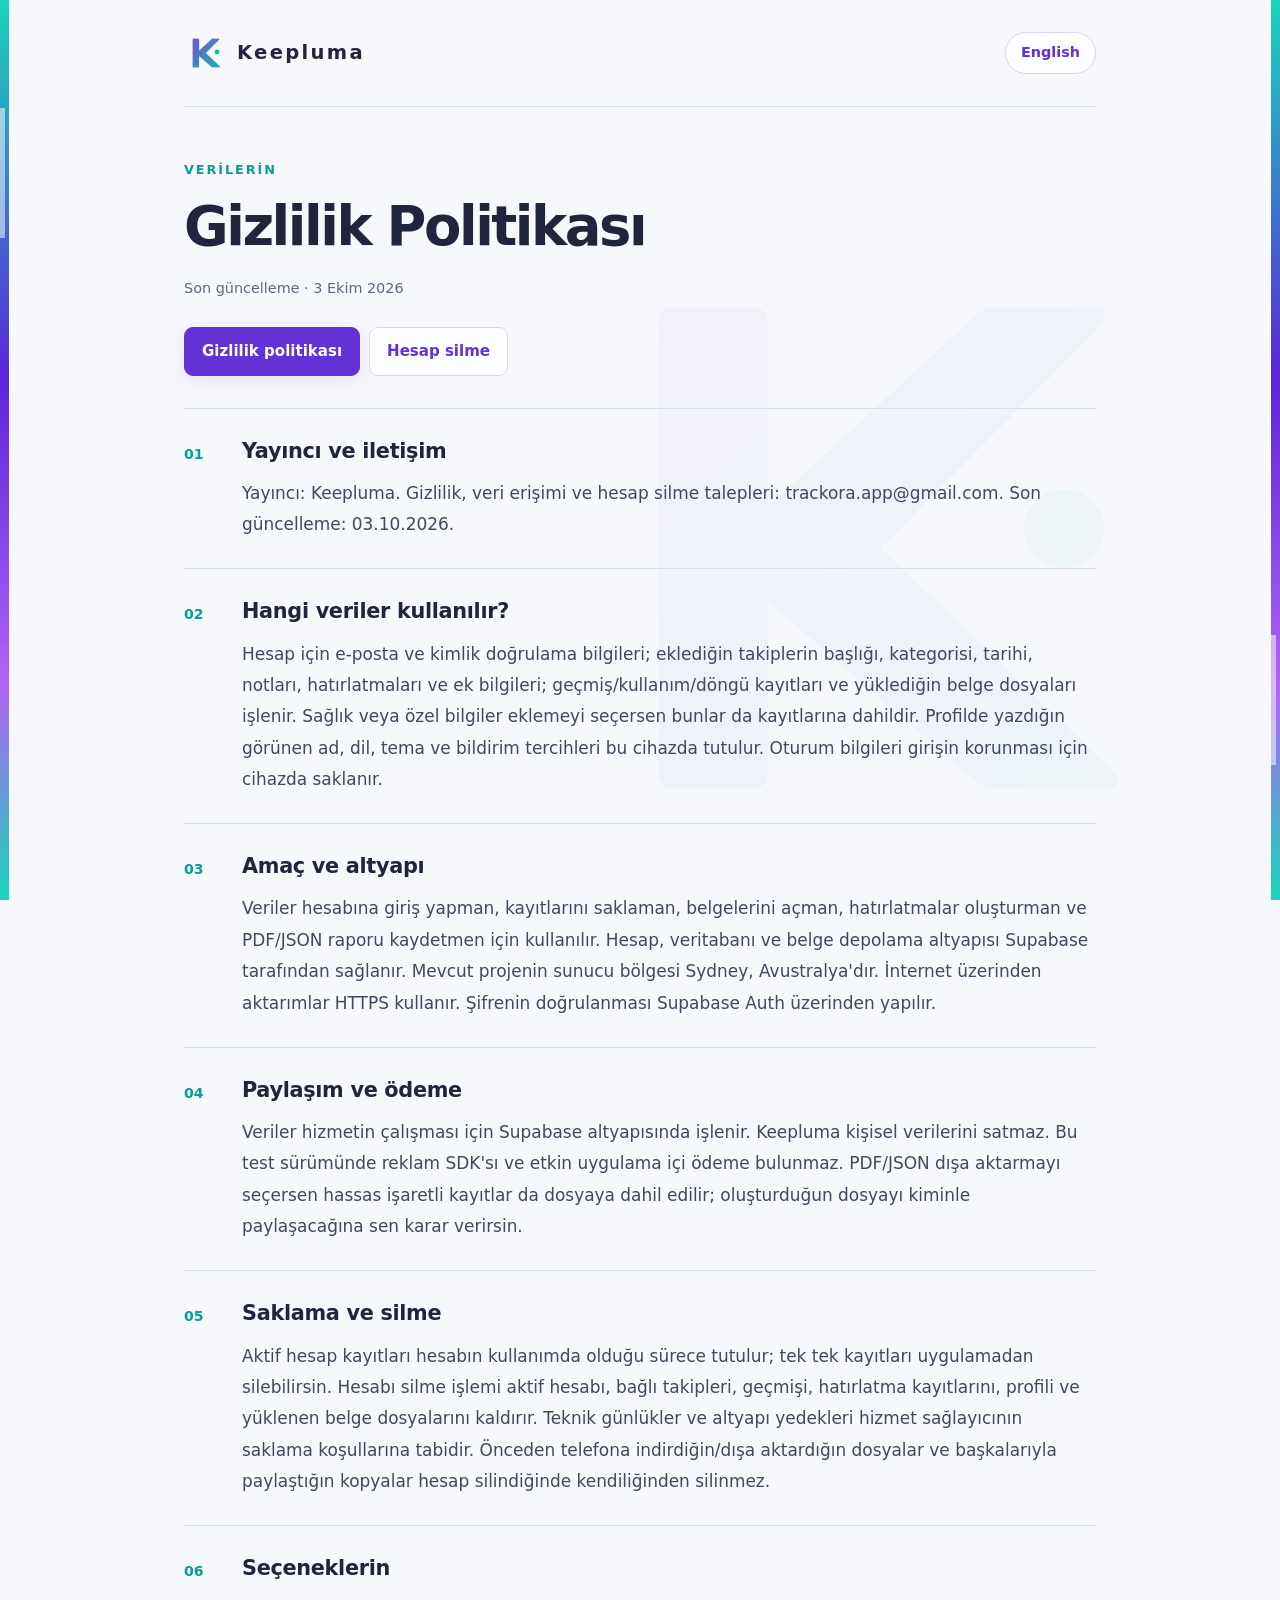
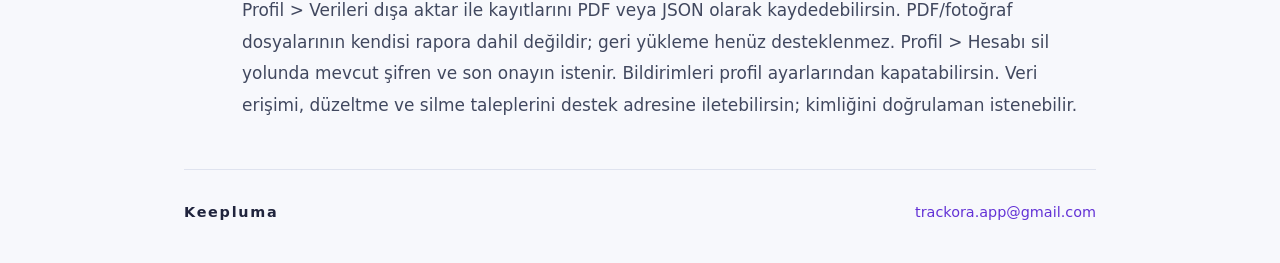
<file: index.html>
<!doctype html><html lang="tr"><head><meta charset="utf-8"><meta name="viewport" content="width=device-width, initial-scale=1"><meta name="color-scheme" content="light"><title>Keepluma Gizlilik Politikası</title><meta name="description" content="Keepluma gizlilik politikası ve hesap silme rehberi."><link rel="icon" href="assets/trackora.png"><link rel="stylesheet" href="style.css"></head><body><div class="edge edge-left" aria-hidden="true"></div><div class="edge edge-right" aria-hidden="true"></div><img class="watermark" src="assets/trackora.png" alt="" aria-hidden="true"><div class="shell"><header><a class="brand" href="index.html" aria-label="Keepluma"><img src="assets/trackora.png" alt=""><span>Keepluma</span></a><a class="language" href="privacy-en.html" lang="en">English</a></header><main><div class="page-heading"><span class="eyebrow">VERİLERİN</span><h1>Gizlilik Politikası</h1><div class="updated">Son güncelleme · 3 Ekim 2026</div></div><nav aria-label="Bilgi sayfaları"><a aria-current="page" href="index.html">Gizlilik politikası</a><a  href="deletion.html">Hesap silme</a></nav><article><section aria-labelledby="section-0"><span class="number" aria-hidden="true">01</span><div><h2 id="section-0">Yayıncı ve iletişim</h2><p>Yayıncı: Keepluma. Gizlilik, veri erişimi ve hesap silme talepleri: trackora.app@gmail.com. Son güncelleme: 03.10.2026.</p></div></section><section aria-labelledby="section-1"><span class="number" aria-hidden="true">02</span><div><h2 id="section-1">Hangi veriler kullanılır?</h2><p>Hesap için e-posta ve kimlik doğrulama bilgileri; eklediğin takiplerin başlığı, kategorisi, tarihi, notları, hatırlatmaları ve ek bilgileri; geçmiş/kullanım/döngü kayıtları ve yüklediğin belge dosyaları işlenir. Sağlık veya özel bilgiler eklemeyi seçersen bunlar da kayıtlarına dahildir. Profilde yazdığın görünen ad, dil, tema ve bildirim tercihleri bu cihazda tutulur. Oturum bilgileri girişin korunması için cihazda saklanır.</p></div></section><section aria-labelledby="section-2"><span class="number" aria-hidden="true">03</span><div><h2 id="section-2">Amaç ve altyapı</h2><p>Veriler hesabına giriş yapman, kayıtlarını saklaman, belgelerini açman, hatırlatmalar oluşturman ve PDF/JSON raporu kaydetmen için kullanılır. Hesap, veritabanı ve belge depolama altyapısı Supabase tarafından sağlanır. Mevcut projenin sunucu bölgesi Sydney, Avustralya&#39;dır. İnternet üzerinden aktarımlar HTTPS kullanır. Şifrenin doğrulanması Supabase Auth üzerinden yapılır.</p></div></section><section aria-labelledby="section-3"><span class="number" aria-hidden="true">04</span><div><h2 id="section-3">Paylaşım ve ödeme</h2><p>Veriler hizmetin çalışması için Supabase altyapısında işlenir. Keepluma kişisel verilerini satmaz. Bu test sürümünde reklam SDK&#39;sı ve etkin uygulama içi ödeme bulunmaz. PDF/JSON dışa aktarmayı seçersen hassas işaretli kayıtlar da dosyaya dahil edilir; oluşturduğun dosyayı kiminle paylaşacağına sen karar verirsin.</p></div></section><section aria-labelledby="section-4"><span class="number" aria-hidden="true">05</span><div><h2 id="section-4">Saklama ve silme</h2><p>Aktif hesap kayıtları hesabın kullanımda olduğu sürece tutulur; tek tek kayıtları uygulamadan silebilirsin. Hesabı silme işlemi aktif hesabı, bağlı takipleri, geçmişi, hatırlatma kayıtlarını, profili ve yüklenen belge dosyalarını kaldırır. Teknik günlükler ve altyapı yedekleri hizmet sağlayıcının saklama koşullarına tabidir. Önceden telefona indirdiğin/dışa aktardığın dosyalar ve başkalarıyla paylaştığın kopyalar hesap silindiğinde kendiliğinden silinmez.</p></div></section><section aria-labelledby="section-5"><span class="number" aria-hidden="true">06</span><div><h2 id="section-5">Seçeneklerin</h2><p>Profil &gt; Verileri dışa aktar ile kayıtlarını PDF veya JSON olarak kaydedebilirsin. PDF/fotoğraf dosyalarının kendisi rapora dahil değildir; geri yükleme henüz desteklenmez. Profil &gt; Hesabı sil yolunda mevcut şifren ve son onayın istenir. Bildirimleri profil ayarlarından kapatabilirsin. Veri erişimi, düzeltme ve silme taleplerini destek adresine iletebilirsin; kimliğini doğrulaman istenebilir.</p></div></section></article></main><footer><span>Keepluma</span><a href="mailto:trackora.app@gmail.com">trackora.app@gmail.com</a></footer></div></body></html>
</file>
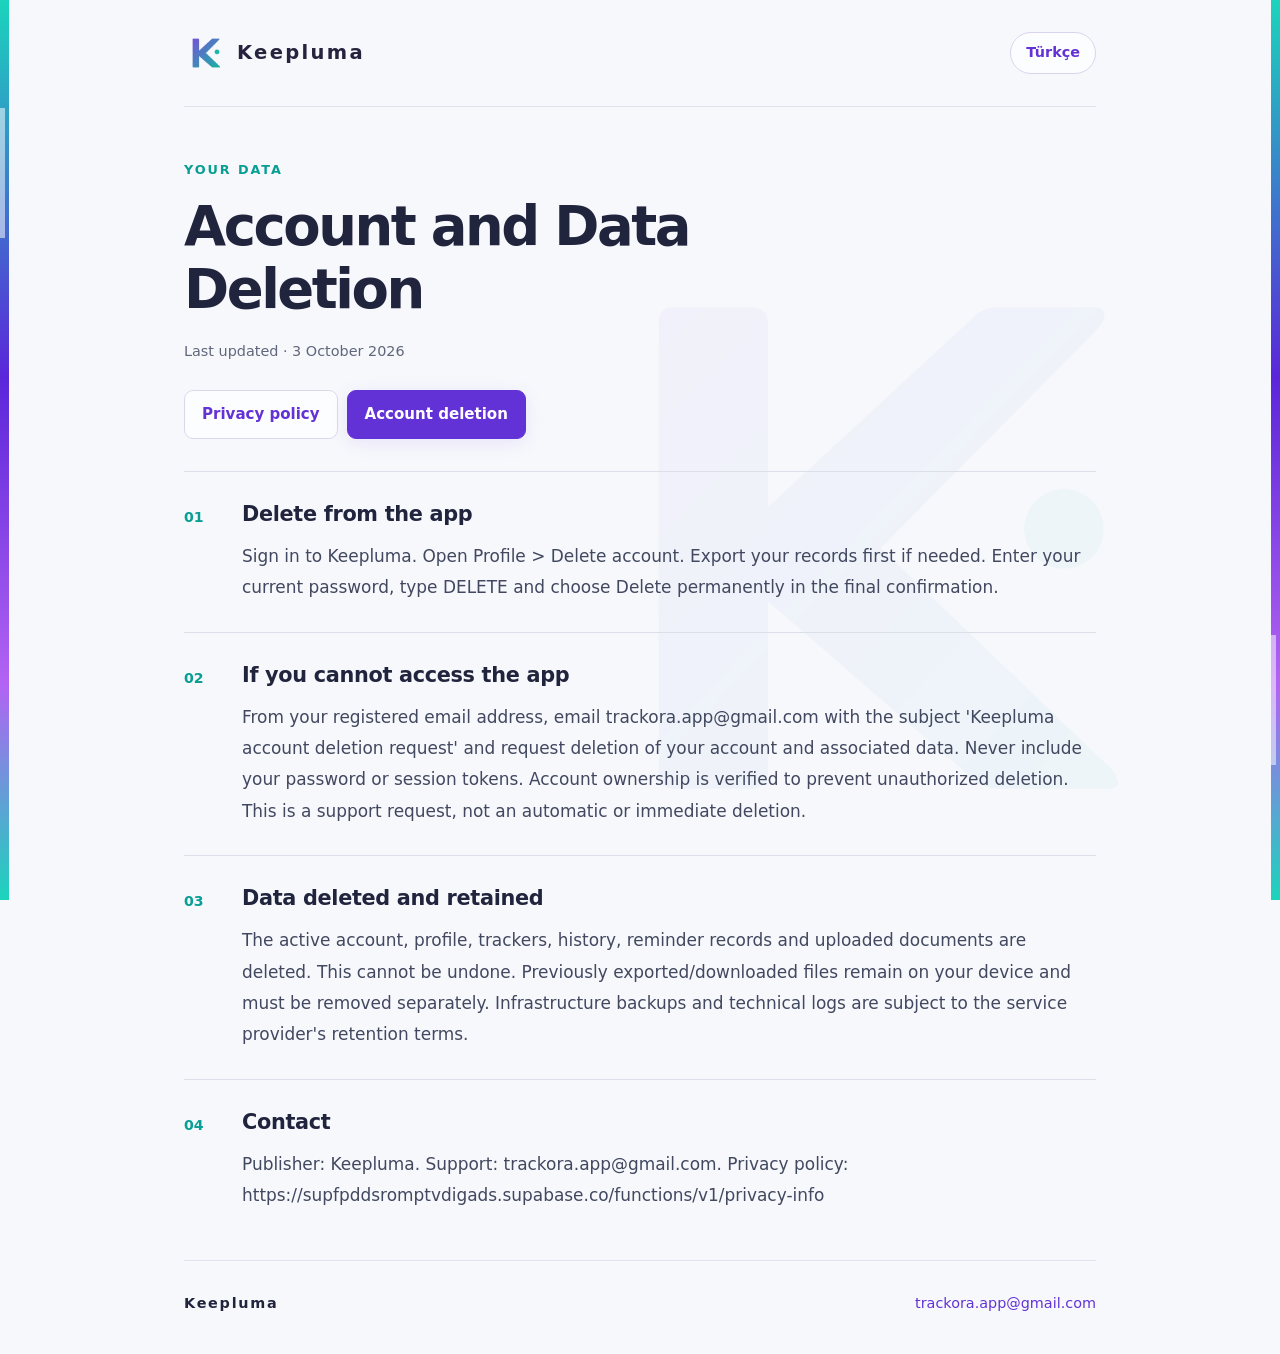
<file: deletion-en.html>
<!doctype html><html lang="en"><head><meta charset="utf-8"><meta name="viewport" content="width=device-width, initial-scale=1"><meta name="color-scheme" content="light"><title>Keepluma Account and Data Deletion</title><meta name="description" content="Keepluma privacy policy and account deletion guide."><link rel="icon" href="assets/trackora.png"><link rel="stylesheet" href="style.css"></head><body><div class="edge edge-left" aria-hidden="true"></div><div class="edge edge-right" aria-hidden="true"></div><img class="watermark" src="assets/trackora.png" alt="" aria-hidden="true"><div class="shell"><header><a class="brand" href="privacy-en.html" aria-label="Keepluma"><img src="assets/trackora.png" alt=""><span>Keepluma</span></a><a class="language" href="deletion.html" lang="tr">Türkçe</a></header><main><div class="page-heading"><span class="eyebrow">YOUR DATA</span><h1>Account and Data Deletion</h1><div class="updated">Last updated · 3 October 2026</div></div><nav aria-label="Information pages"><a  href="privacy-en.html">Privacy policy</a><a aria-current="page" href="deletion-en.html">Account deletion</a></nav><article><section aria-labelledby="section-0"><span class="number" aria-hidden="true">01</span><div><h2 id="section-0">Delete from the app</h2><p>Sign in to Keepluma. Open Profile &gt; Delete account. Export your records first if needed. Enter your current password, type DELETE and choose Delete permanently in the final confirmation.</p></div></section><section aria-labelledby="section-1"><span class="number" aria-hidden="true">02</span><div><h2 id="section-1">If you cannot access the app</h2><p>From your registered email address, email trackora.app@gmail.com with the subject &#39;Keepluma account deletion request&#39; and request deletion of your account and associated data. Never include your password or session tokens. Account ownership is verified to prevent unauthorized deletion. This is a support request, not an automatic or immediate deletion.</p></div></section><section aria-labelledby="section-2"><span class="number" aria-hidden="true">03</span><div><h2 id="section-2">Data deleted and retained</h2><p>The active account, profile, trackers, history, reminder records and uploaded documents are deleted. This cannot be undone. Previously exported/downloaded files remain on your device and must be removed separately. Infrastructure backups and technical logs are subject to the service provider&#39;s retention terms.</p></div></section><section aria-labelledby="section-3"><span class="number" aria-hidden="true">04</span><div><h2 id="section-3">Contact</h2><p>Publisher: Keepluma. Support: trackora.app@gmail.com. Privacy policy: https://supfpddsromptvdigads.supabase.co/functions/v1/privacy-info</p></div></section></article></main><footer><span>Keepluma</span><a href="mailto:trackora.app@gmail.com">trackora.app@gmail.com</a></footer></div></body></html>
</file>
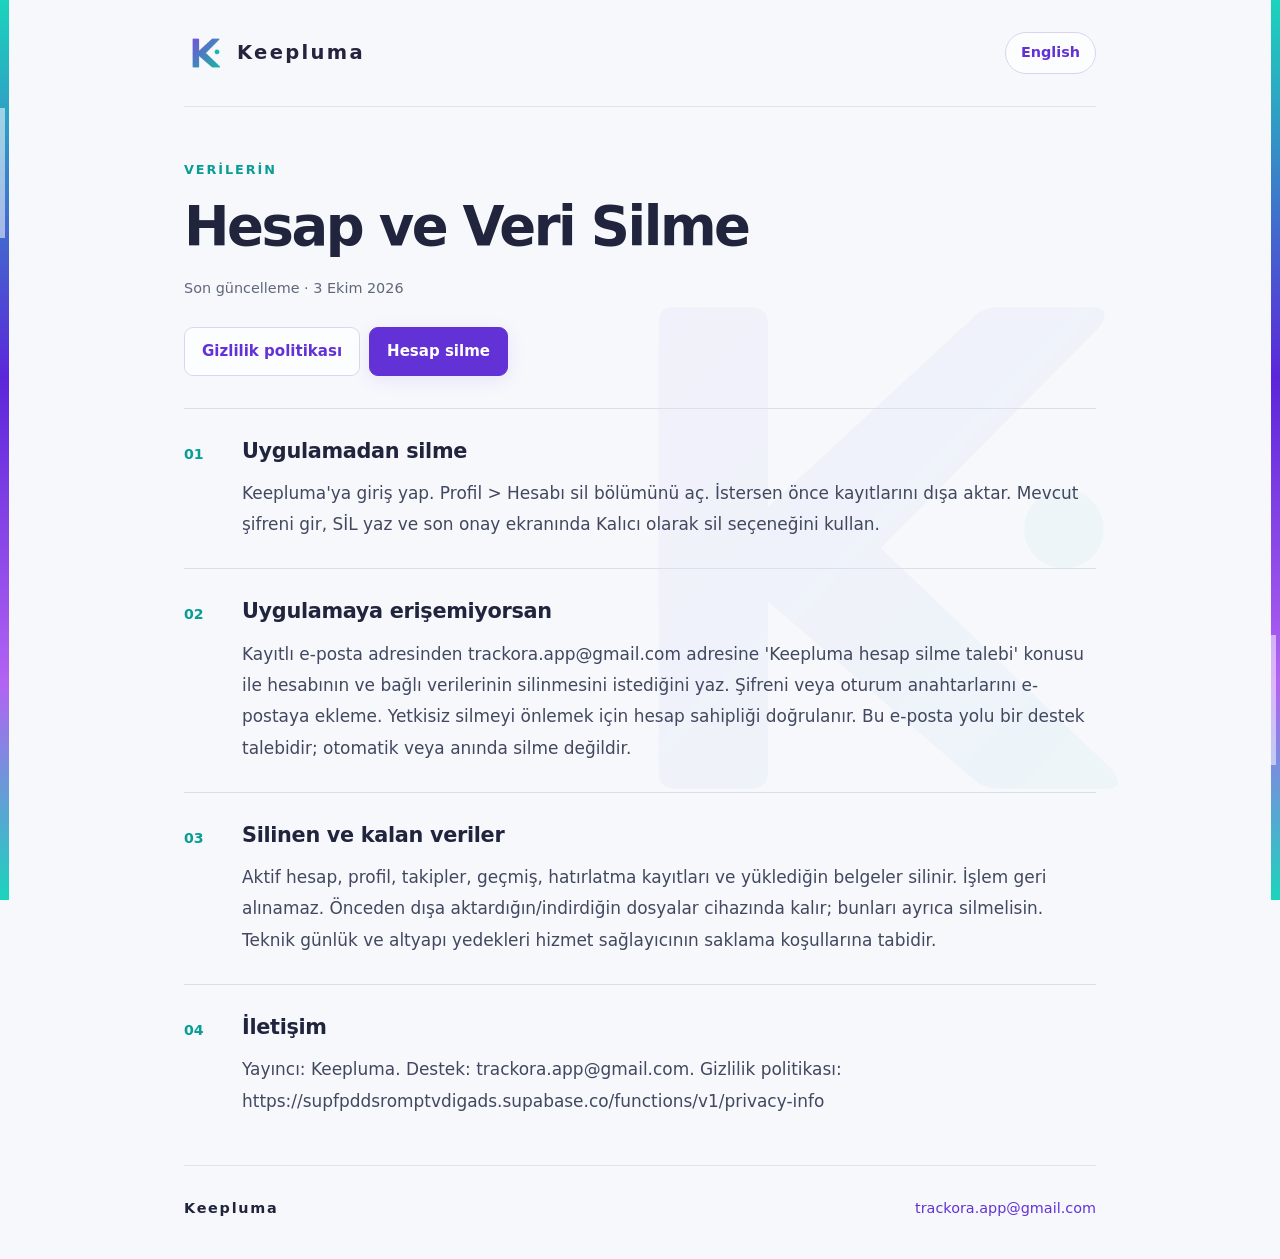
<file: deletion.html>
<!doctype html><html lang="tr"><head><meta charset="utf-8"><meta name="viewport" content="width=device-width, initial-scale=1"><meta name="color-scheme" content="light"><title>Keepluma Hesap ve Veri Silme</title><meta name="description" content="Keepluma gizlilik politikası ve hesap silme rehberi."><link rel="icon" href="assets/trackora.png"><link rel="stylesheet" href="style.css"></head><body><div class="edge edge-left" aria-hidden="true"></div><div class="edge edge-right" aria-hidden="true"></div><img class="watermark" src="assets/trackora.png" alt="" aria-hidden="true"><div class="shell"><header><a class="brand" href="index.html" aria-label="Keepluma"><img src="assets/trackora.png" alt=""><span>Keepluma</span></a><a class="language" href="deletion-en.html" lang="en">English</a></header><main><div class="page-heading"><span class="eyebrow">VERİLERİN</span><h1>Hesap ve Veri Silme</h1><div class="updated">Son güncelleme · 3 Ekim 2026</div></div><nav aria-label="Bilgi sayfaları"><a  href="index.html">Gizlilik politikası</a><a aria-current="page" href="deletion.html">Hesap silme</a></nav><article><section aria-labelledby="section-0"><span class="number" aria-hidden="true">01</span><div><h2 id="section-0">Uygulamadan silme</h2><p>Keepluma&#39;ya giriş yap. Profil &gt; Hesabı sil bölümünü aç. İstersen önce kayıtlarını dışa aktar. Mevcut şifreni gir, SİL yaz ve son onay ekranında Kalıcı olarak sil seçeneğini kullan.</p></div></section><section aria-labelledby="section-1"><span class="number" aria-hidden="true">02</span><div><h2 id="section-1">Uygulamaya erişemiyorsan</h2><p>Kayıtlı e-posta adresinden trackora.app@gmail.com adresine &#39;Keepluma hesap silme talebi&#39; konusu ile hesabının ve bağlı verilerinin silinmesini istediğini yaz. Şifreni veya oturum anahtarlarını e-postaya ekleme. Yetkisiz silmeyi önlemek için hesap sahipliği doğrulanır. Bu e-posta yolu bir destek talebidir; otomatik veya anında silme değildir.</p></div></section><section aria-labelledby="section-2"><span class="number" aria-hidden="true">03</span><div><h2 id="section-2">Silinen ve kalan veriler</h2><p>Aktif hesap, profil, takipler, geçmiş, hatırlatma kayıtları ve yüklediğin belgeler silinir. İşlem geri alınamaz. Önceden dışa aktardığın/indirdiğin dosyalar cihazında kalır; bunları ayrıca silmelisin. Teknik günlük ve altyapı yedekleri hizmet sağlayıcının saklama koşullarına tabidir.</p></div></section><section aria-labelledby="section-3"><span class="number" aria-hidden="true">04</span><div><h2 id="section-3">İletişim</h2><p>Yayıncı: Keepluma. Destek: trackora.app@gmail.com. Gizlilik politikası: https://supfpddsromptvdigads.supabase.co/functions/v1/privacy-info</p></div></section></article></main><footer><span>Keepluma</span><a href="mailto:trackora.app@gmail.com">trackora.app@gmail.com</a></footer></div></body></html>
</file>
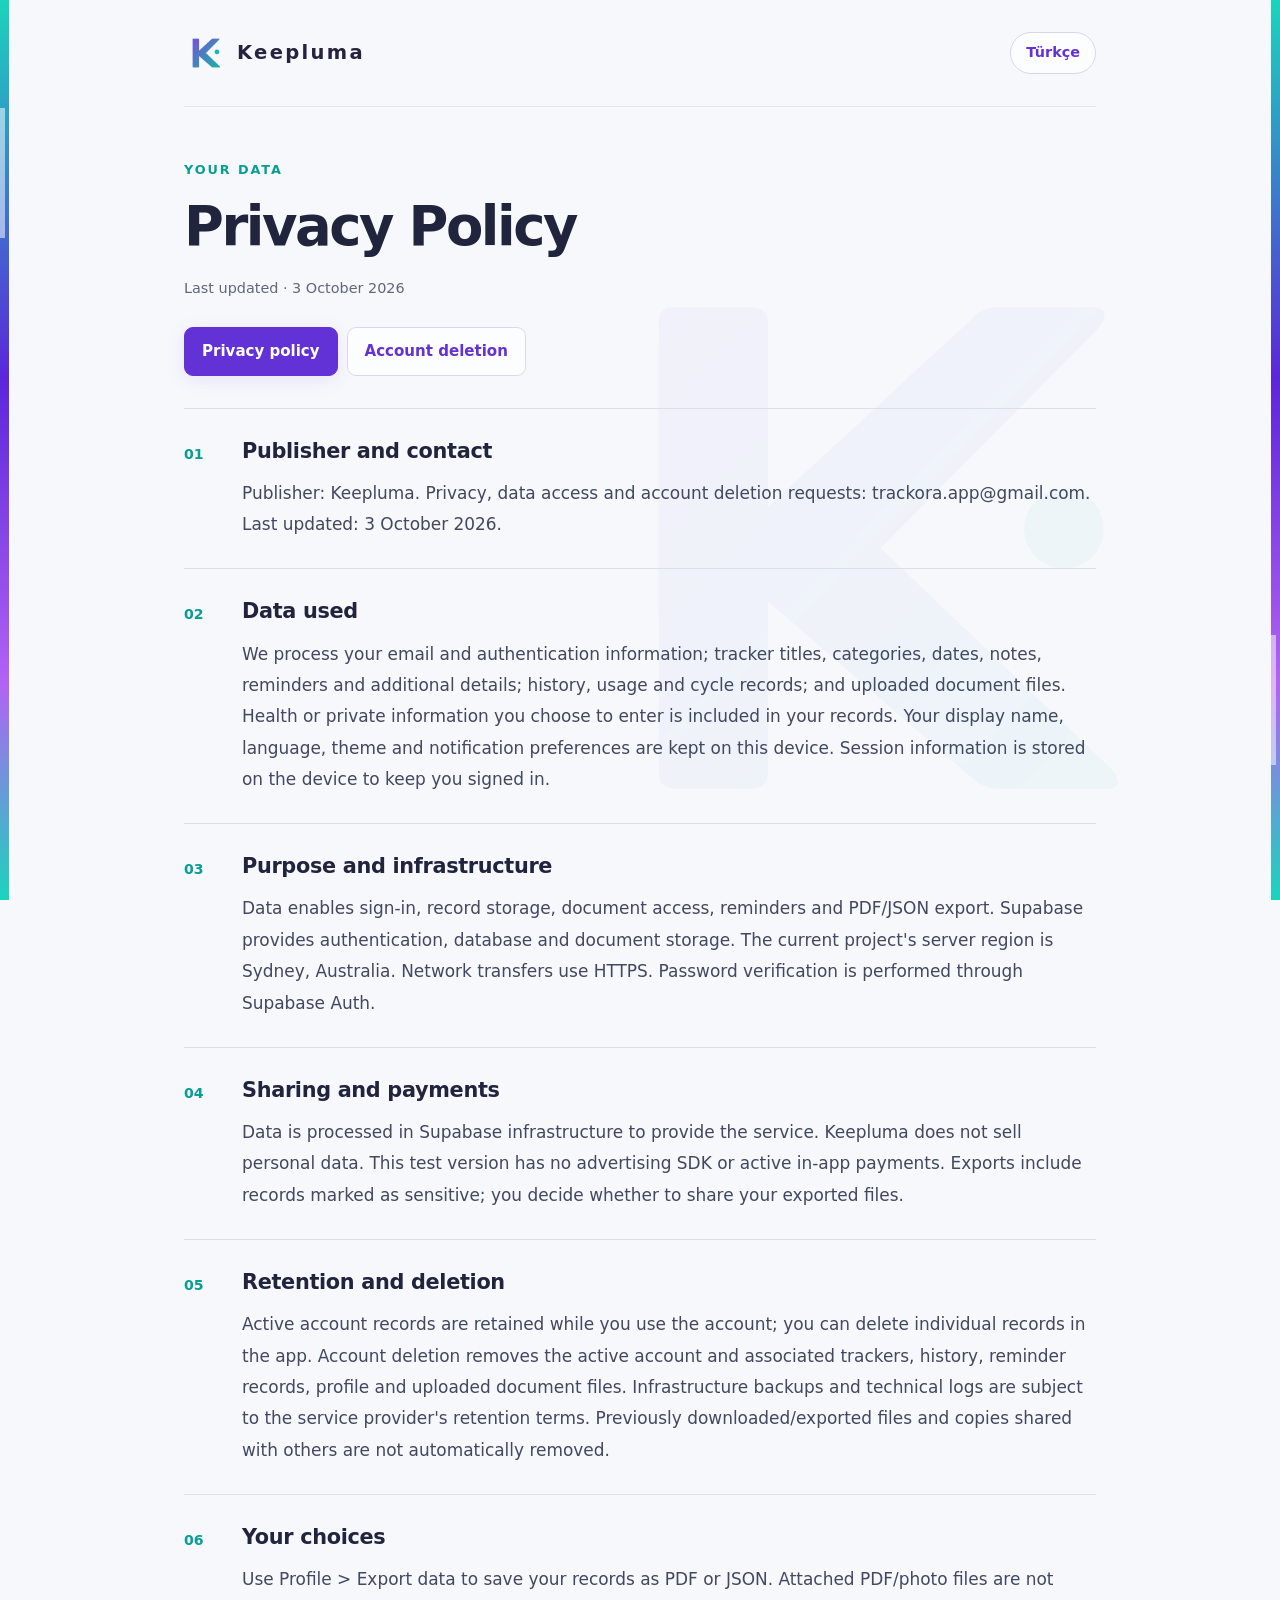
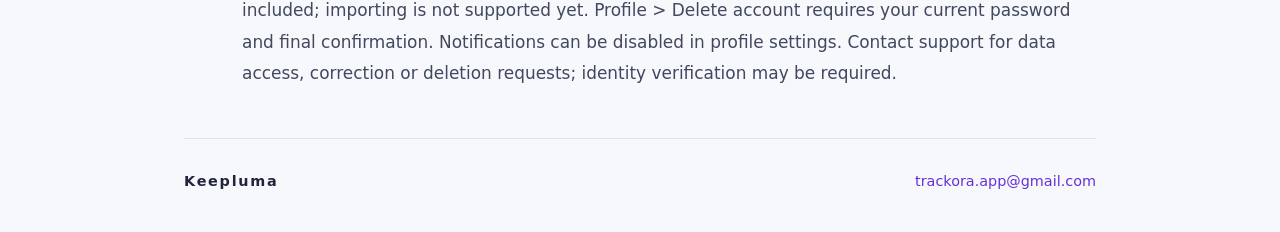
<file: privacy-en.html>
<!doctype html><html lang="en"><head><meta charset="utf-8"><meta name="viewport" content="width=device-width, initial-scale=1"><meta name="color-scheme" content="light"><title>Keepluma Privacy Policy</title><meta name="description" content="Keepluma privacy policy and account deletion guide."><link rel="icon" href="assets/trackora.png"><link rel="stylesheet" href="style.css"></head><body><div class="edge edge-left" aria-hidden="true"></div><div class="edge edge-right" aria-hidden="true"></div><img class="watermark" src="assets/trackora.png" alt="" aria-hidden="true"><div class="shell"><header><a class="brand" href="privacy-en.html" aria-label="Keepluma"><img src="assets/trackora.png" alt=""><span>Keepluma</span></a><a class="language" href="index.html" lang="tr">Türkçe</a></header><main><div class="page-heading"><span class="eyebrow">YOUR DATA</span><h1>Privacy Policy</h1><div class="updated">Last updated · 3 October 2026</div></div><nav aria-label="Information pages"><a aria-current="page" href="privacy-en.html">Privacy policy</a><a  href="deletion-en.html">Account deletion</a></nav><article><section aria-labelledby="section-0"><span class="number" aria-hidden="true">01</span><div><h2 id="section-0">Publisher and contact</h2><p>Publisher: Keepluma. Privacy, data access and account deletion requests: trackora.app@gmail.com. Last updated: 3 October 2026.</p></div></section><section aria-labelledby="section-1"><span class="number" aria-hidden="true">02</span><div><h2 id="section-1">Data used</h2><p>We process your email and authentication information; tracker titles, categories, dates, notes, reminders and additional details; history, usage and cycle records; and uploaded document files. Health or private information you choose to enter is included in your records. Your display name, language, theme and notification preferences are kept on this device. Session information is stored on the device to keep you signed in.</p></div></section><section aria-labelledby="section-2"><span class="number" aria-hidden="true">03</span><div><h2 id="section-2">Purpose and infrastructure</h2><p>Data enables sign-in, record storage, document access, reminders and PDF/JSON export. Supabase provides authentication, database and document storage. The current project&#39;s server region is Sydney, Australia. Network transfers use HTTPS. Password verification is performed through Supabase Auth.</p></div></section><section aria-labelledby="section-3"><span class="number" aria-hidden="true">04</span><div><h2 id="section-3">Sharing and payments</h2><p>Data is processed in Supabase infrastructure to provide the service. Keepluma does not sell personal data. This test version has no advertising SDK or active in-app payments. Exports include records marked as sensitive; you decide whether to share your exported files.</p></div></section><section aria-labelledby="section-4"><span class="number" aria-hidden="true">05</span><div><h2 id="section-4">Retention and deletion</h2><p>Active account records are retained while you use the account; you can delete individual records in the app. Account deletion removes the active account and associated trackers, history, reminder records, profile and uploaded document files. Infrastructure backups and technical logs are subject to the service provider&#39;s retention terms. Previously downloaded/exported files and copies shared with others are not automatically removed.</p></div></section><section aria-labelledby="section-5"><span class="number" aria-hidden="true">06</span><div><h2 id="section-5">Your choices</h2><p>Use Profile &gt; Export data to save your records as PDF or JSON. Attached PDF/photo files are not included; importing is not supported yet. Profile &gt; Delete account requires your current password and final confirmation. Notifications can be disabled in profile settings. Contact support for data access, correction or deletion requests; identity verification may be required.</p></div></section></article></main><footer><span>Keepluma</span><a href="mailto:trackora.app@gmail.com">trackora.app@gmail.com</a></footer></div></body></html>
</file>
<file: style.css>
:root{font-family:system-ui,-apple-system,BlinkMacSystemFont,"Segoe UI",sans-serif;color:#20243d;background:#f7f8fc;font-synthesis:none;font-size:16px;--purple:#6332d6;--teal:#089e94}*{box-sizing:border-box}body{margin:0;line-height:1.75;min-width:0}a{color:var(--purple);text-underline-offset:4px}a:focus-visible{outline:3px solid var(--teal);outline-offset:5px;border-radius:4px}.shell{position:relative;max-width:1040px;margin:auto;padding:0 64px}.edge{position:fixed;top:0;bottom:0;width:9px;background:linear-gradient(180deg,#1bd4bc 0%,#5b26da 42%,#b263f3 76%,#1bd4bc 100%);z-index:3;pointer-events:none}.edge-left{left:0}.edge-right{right:0}.edge:after{content:"";position:absolute;top:12%;height:130px;width:5px;background:#fff8}.edge-right:after{bottom:15%;top:auto}.watermark{position:fixed;right:max(-110px,calc((100vw - 1150px)/2));top:22vh;width:min(67vw,700px);opacity:.045;pointer-events:none;user-select:none;z-index:0}header{display:flex;align-items:center;justify-content:space-between;gap:16px;padding:32px 0;border-bottom:1px solid #dfe3ef}.brand{display:flex;align-items:center;gap:11px;text-decoration:none;color:#27223d;font-weight:800;font-size:1.22rem;letter-spacing:.12em}.brand img{width:42px;height:42px;object-fit:contain}.language{font-size:.9rem;font-weight:650;text-decoration:none;padding:7px 15px;border:1px solid #dad3ee;border-radius:30px;background:#ffffffa6}.page-heading{padding:48px 0 26px}.eyebrow{font-size:.8rem;font-weight:750;letter-spacing:.15em;color:var(--teal)}h1{font-size:clamp(2rem,5.5vw,3.4rem);letter-spacing:-.045em;line-height:1.16;margin:12px 0 18px;font-weight:750;max-width:680px}.updated{font-size:.9rem;color:#60677c}nav{display:flex;flex-wrap:wrap;gap:9px;padding-bottom:32px}nav a{text-decoration:none;font-size:.94rem;font-weight:650;border:1px solid #ddd7ed;border-radius:9px;padding:10px 17px;background:#ffffffa3}nav a[aria-current]{color:white;background:var(--purple);border-color:var(--purple);box-shadow:0 4px 18px #6332d61a}article{padding:0 0 20px}section{display:grid;grid-template-columns:40px 1fr;gap:18px;padding:28px 0;border-top:1px solid #dadfea}.number{font-size:.88rem;color:var(--teal);font-weight:700;padding-top:5px;font-variant-numeric:tabular-nums}h2{font-size:1.3rem;line-height:1.4;margin:0 0 12px;letter-spacing:-.015em}p{font-size:1.06rem;margin:0;overflow-wrap:anywhere;color:#41485f;line-height:1.85}footer{padding:30px 0 38px;border-top:1px solid #dfe3ef;display:flex;flex-wrap:wrap;justify-content:space-between;gap:12px;font-size:.9rem}footer span{letter-spacing:.12em;font-weight:700}footer a{text-decoration:none}@media(max-width:600px){.shell{padding:0 26px}.edge{width:5px}header{padding:23px 0}.brand{font-size:1rem;gap:8px}.brand img{width:34px;height:34px}.language{padding:6px 11px}.page-heading{padding:34px 0 24px}h1{font-size:2.25rem}nav{gap:8px;padding-bottom:24px}nav a{font-size:.9rem;padding:9px 13px}section{grid-template-columns:25px 1fr;gap:10px;padding:24px 0}h2{font-size:1.18rem}p{font-size:1.04rem}.watermark{width:115vw;max-width:none;right:-28vw;top:28vh;opacity:.042}footer{display:block}footer a{display:block;margin-top:6px}}@media(prefers-reduced-motion:no-preference){a{transition:background .16s,color .16s}nav a:hover{background:#ede6fa;color:var(--purple)}}@media print{.edge,.watermark,header,.language,nav{display:none}.shell{max-width:none;padding:0}body{background:white}p{color:#222}section{break-inside:avoid}}
</file>
